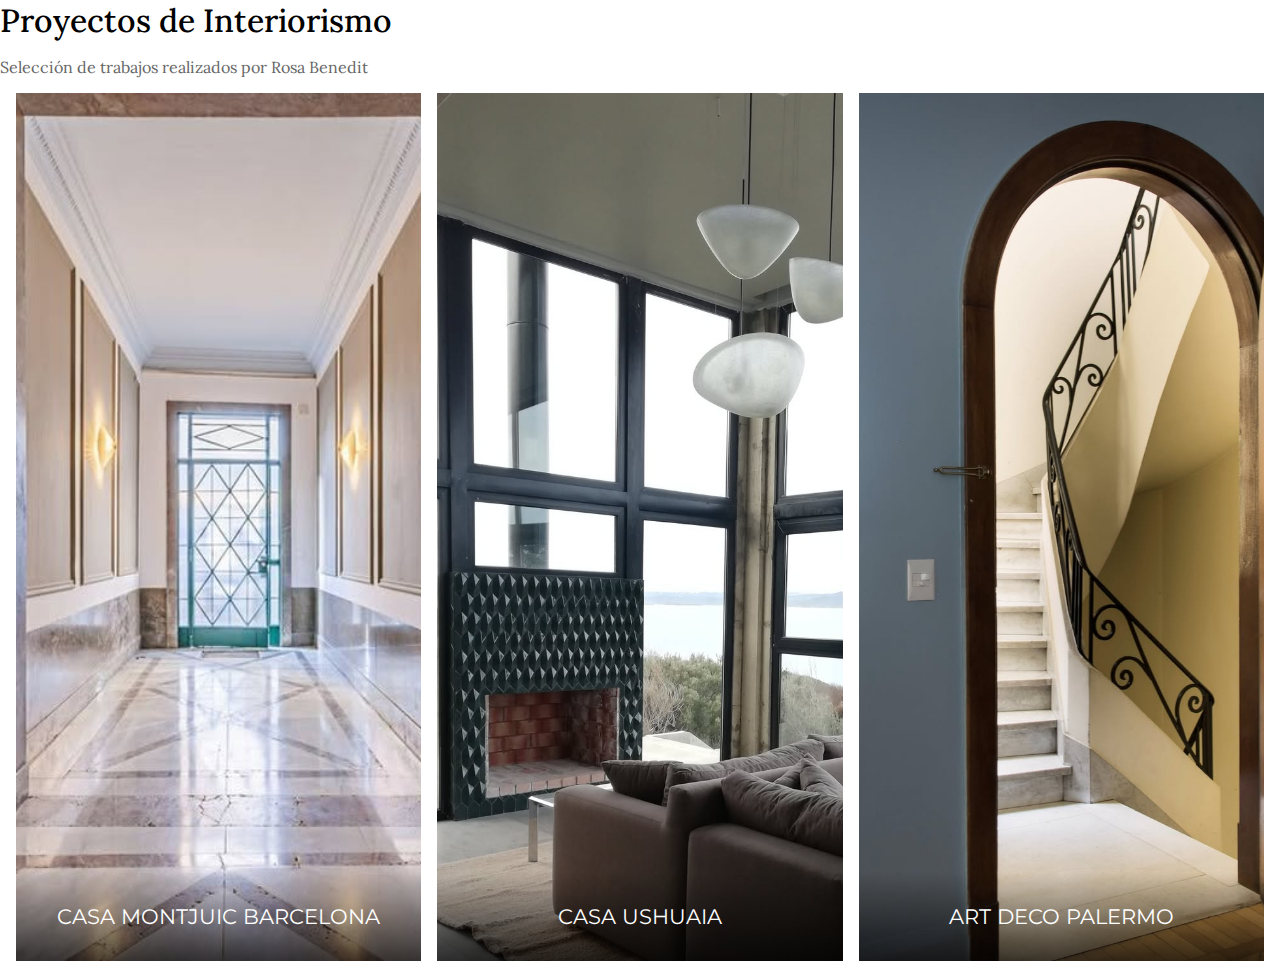
<file: index.html>
<!DOCTYPE html>
<html lang="es">
<head>
  <meta charset="UTF-8" />
  <meta name="viewport" content="width=device-width, initial-scale=1.0" />
  <title>Proyectos - Rosa Benedit</title>
  <!-- Google Fonts: Lora (similar a la tipografía actual de Rosa Benedit) -->
  <link href="https://fonts.googleapis.com/css2?family=Lora:wght@400;500;700&display=swap" rel="stylesheet">
   <link rel="stylesheet" href="style.css">
   <link rel="preconnect" href="https://fonts.googleapis.com">
<link rel="preconnect" href="https://fonts.gstatic.com" crossorigin>
<link href="https://fonts.googleapis.com/css2?family=Montserrat:ital,wght@0,100..900;1,100..900&display=swap" rel="stylesheet">
  
</head>
<body>
  <header>
    <h1>Proyectos de Interiorismo</h1>
    <p>Selección de trabajos realizados por Rosa Benedit</p>
  </header>

<main>
  <section class="projects">
    
    <a href="detalleProyecto1.html" class="project" style="background-image: url('img/Casa Montjuic Barcelona/1.jpg');">
      <div class="project-title">CASA MONTJUIC BARCELONA</div>
    </a>

    <a href="detalleProyecto2.html" class="project" style="background-image: url('img/Casa Ushuaia/1.jpg');">
      <div class="project-title">CASA USHUAIA</div>
    </a>

    <a href="detalleProyecto3.html" class="project" style="background-image: url('img/art Deco Palermo/1.jpg');">
      <div class="project-title">ART DECO PALERMO</div>
    </a>

  </section>
</main>
 
</body>
</html>
</file>
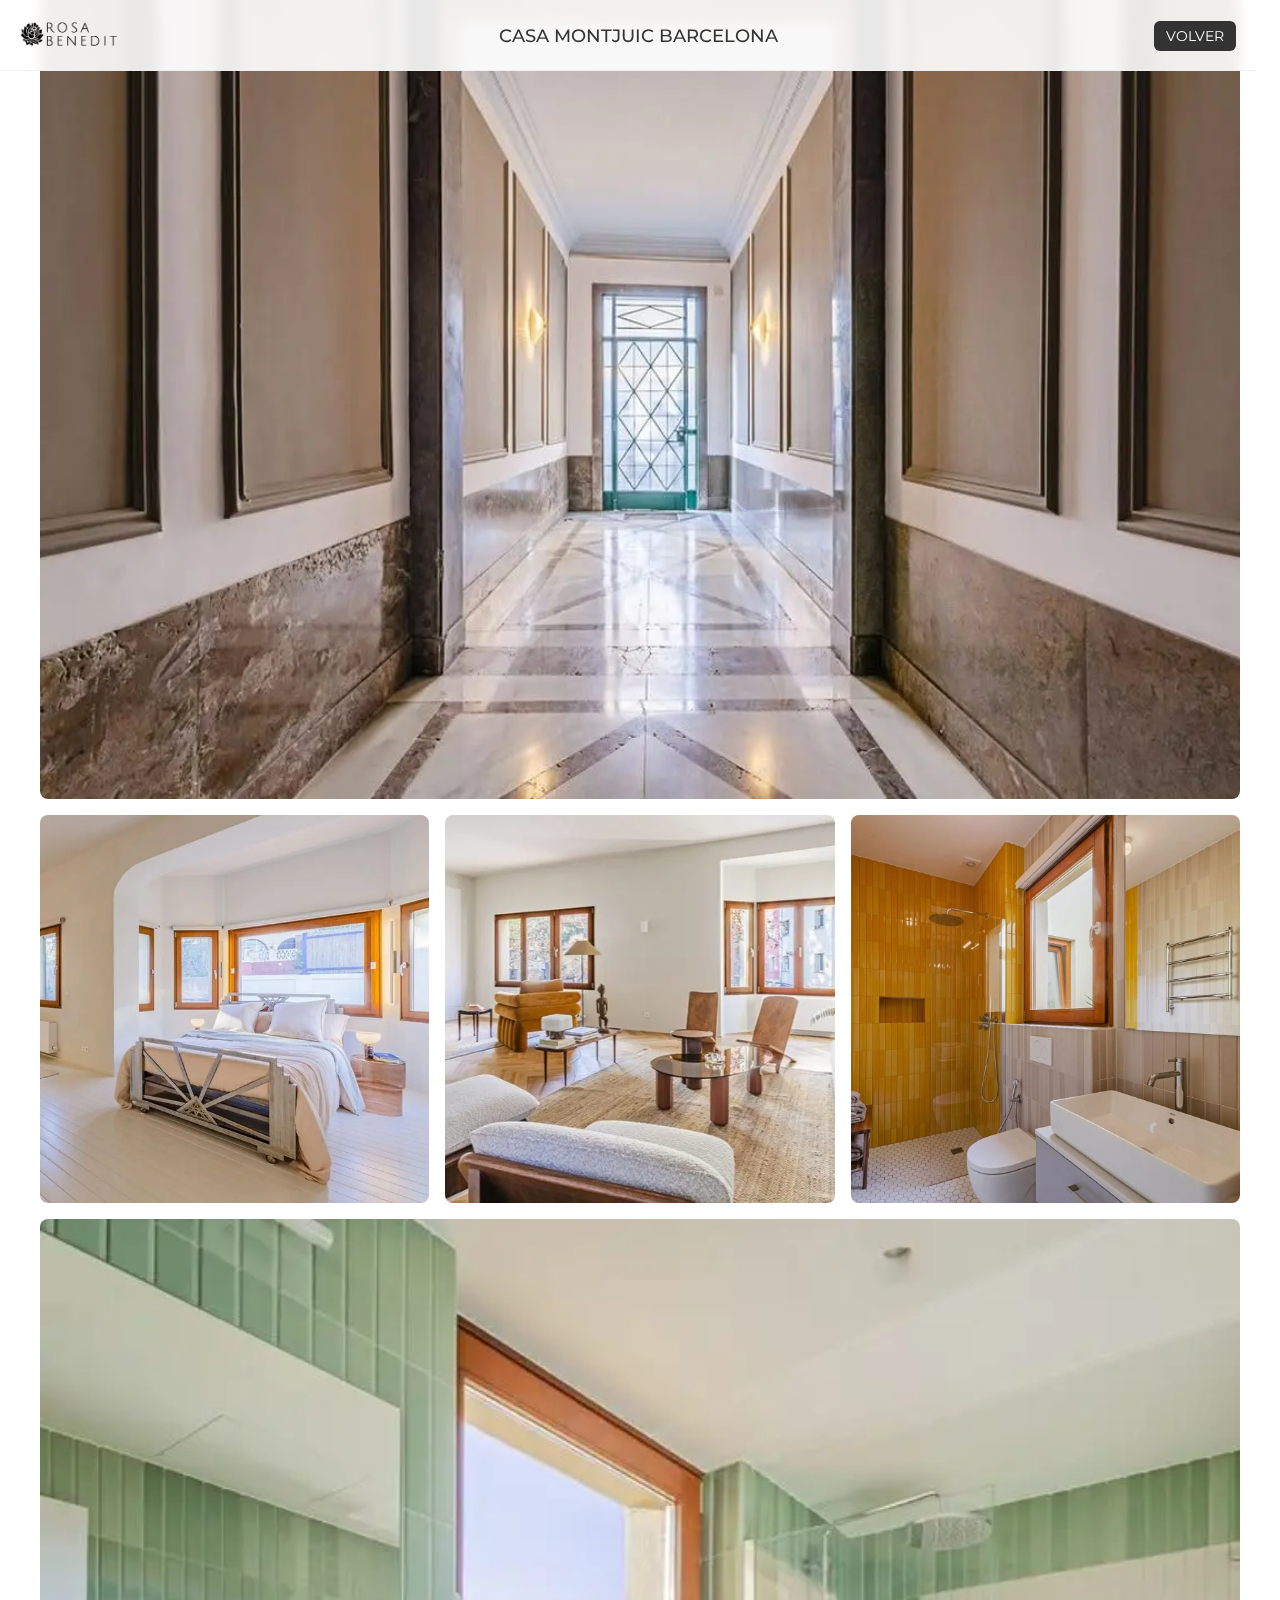
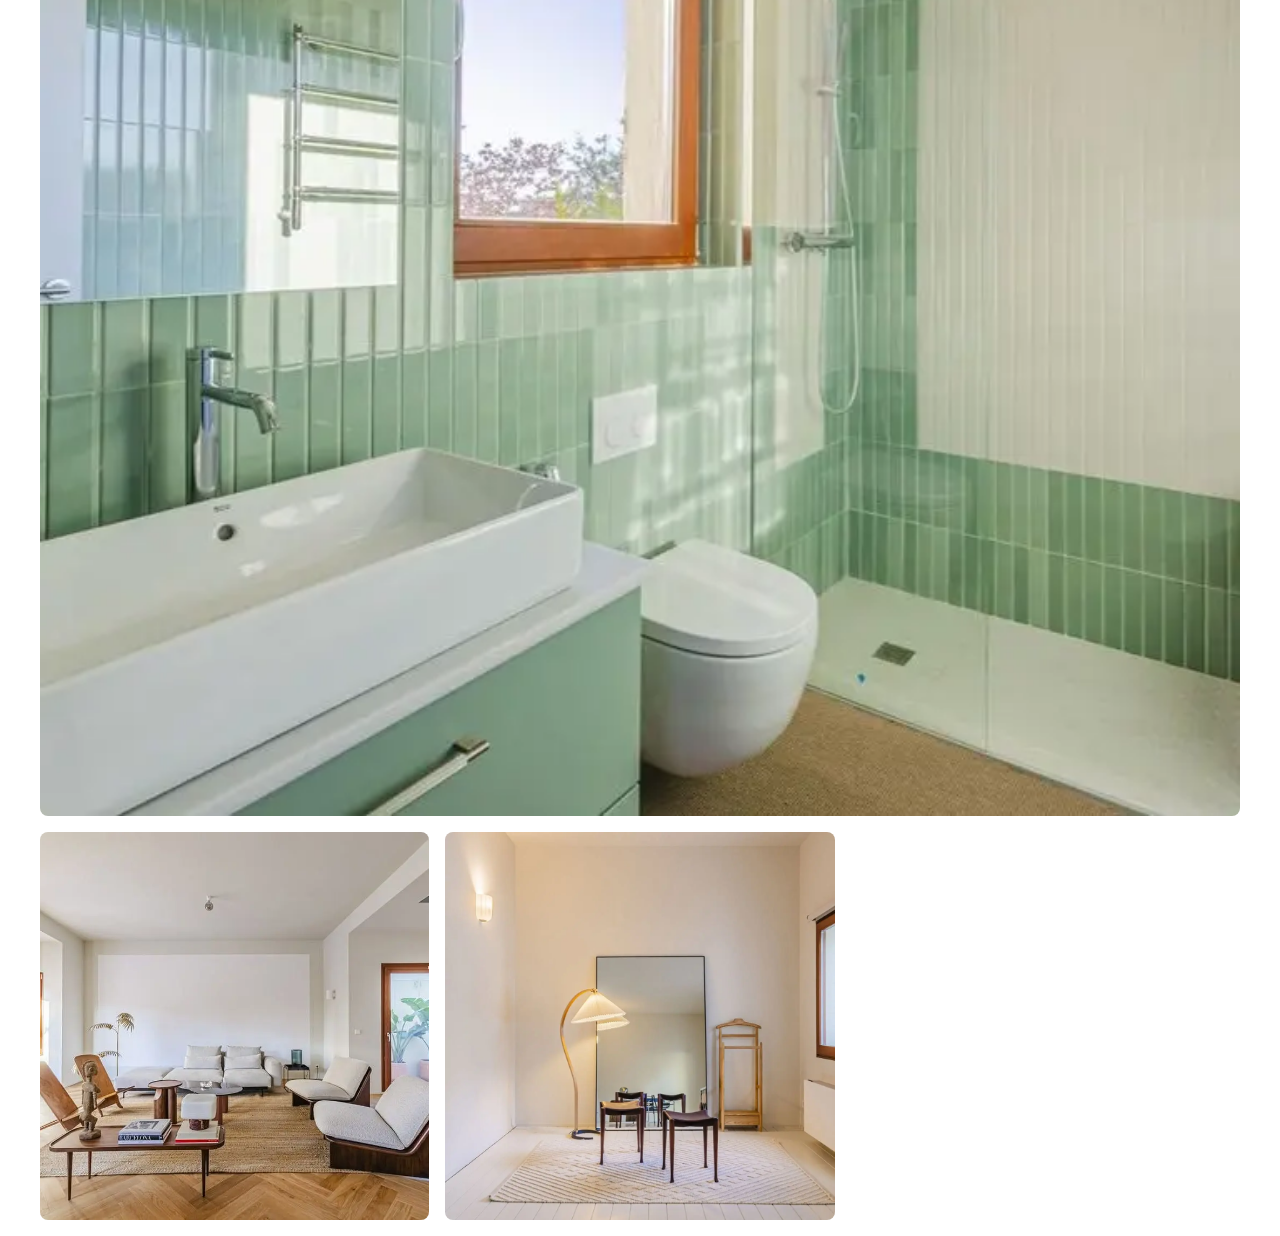
<file: detalleProyecto1.html>
<!DOCTYPE html>
<html lang="es">
<head>
<meta charset="UTF-8">
<meta name="viewport" content="width=device-width, initial-scale=1.0">
<title>Proyecto Detalle - CASA MONTJUIC BARCELONA</title>
<link href="https://fonts.googleapis.com/css2?family=Lora:wght@400;500;700&display=swap" rel="stylesheet">
 <link rel="preconnect" href="https://fonts.googleapis.com">
<link rel="preconnect" href="https://fonts.gstatic.com" crossorigin>
<link href="https://fonts.googleapis.com/css2?family=Montserrat:ital,wght@0,100..900;1,100..900&display=swap" rel="stylesheet">
 
<style>
  body {
    margin: 0;
    font-family: 'Montserrat', serif;
    background: #fff;
  }
.header {
  position: fixed;
  top: 0;
  left: 0;
  width: 95%;
  height: 70px;
  padding: 0 20px; /* margen lateral general */
  display: flex;
  align-items: center;
  justify-content: space-between; /* logo izq, título centro, botón der */
  background: rgba(255, 255, 255, 0.9);
  backdrop-filter: blur(6px);
  border-bottom: 1px solid #eee;
  z-index: 1000;
  font-family: 'Montserrat', sans-serif;
}

.logo img {
  height: 45px;
  width: auto;
}

.titulo {
  flex: 1;
  text-align: center;
  font-size: 1.1rem;
  font-weight: 500;
  color: #333;
}

.btn-volver {
  padding: 6px 12px;
  background: #333;
  color: #fff;
  text-decoration: none;
  border-radius: 6px;
  font-size: 0.9rem;
  transition: background 0.3s;
}

/* hover */
.btn-volver:hover {
  background: #555;
}

/* 🔹 Mobile ajustes */
@media (max-width: 768px) {
  .titulo {
    font-size: 0.9rem;
  }

  .btn-volver {
    font-size: 0.75rem;
    padding: 4px 8px;
  }

  .logo img {
    height: 40px;
  }
}



  .container {
    max-width: 1200px;
    margin: 0 auto; /* centrado */
    padding: 0 16px; /* margen lateral igual al portfolio */
  }

  .large-img {
    width: 100%;
    margin-bottom: 16px;
  }

  .large-img img {
    width: 100%;
    height: auto;
    display: block;
    border-radius: 8px;
  }

  .row {
    display: flex;
    flex-wrap: wrap;
    gap: 16px;
    margin-bottom: 16px;
  }

  .row img {
    width: 100%;
    border-radius: 8px;
    object-fit: cover;
  }

  /* Desktop: 3 imágenes por fila */
  @media (min-width: 1024px) {
    .row img {
      width: calc((100% - 32px) / 3); /* 3 imágenes con gap 16px cada una */
    }
  }
</style>
</head>
<body>
 <header class="header">
  <div class="logo">
    <img src="img/rosa-logo-web5-SIN-BAJADA.png" alt="Rosa Benedit">
  </div>
  <div class="titulo">CASA MONTJUIC BARCELONA</div>
  <div class="volver">
    <a href="index.html" class="btn-volver">VOLVER</a>
  </div>
</header>

  <div class="container">
    <!-- Imagen grande -->
    <div class="large-img">
      <img src="img/Casa Montjuic Barcelona/1.webp" alt="Proyecto grande 1">
    </div>

    <!-- Tres imágenes -->
    <div class="row">
      <img src="img/Casa Montjuic Barcelona/2.webp" alt="Proyecto mini 1">
      <img src="img/Casa Montjuic Barcelona/3.webp" alt="Proyecto mini 2">
      <img src="img/Casa Montjuic Barcelona/4.webp" alt="Proyecto mini 3">
    </div>

    <!-- Repetir alternando -->
    <div class="large-img">
      <img src="img/Casa Montjuic Barcelona/5.webp" alt="Proyecto grande 2">
    </div>

    <div class="row">
      <img src="img/Casa Montjuic Barcelona/6.webp" alt="Proyecto mini 4">
      <img src="img/Casa Montjuic Barcelona/7.webp" alt="Proyecto mini 5">
      <!-- <img src="img/art Deco Palermo/mini6.webp" alt="Proyecto mini 6"> -->
    </div>

    <!-- Y así sucesivamente -->
  </div>
  
</body>
</html>
</file>
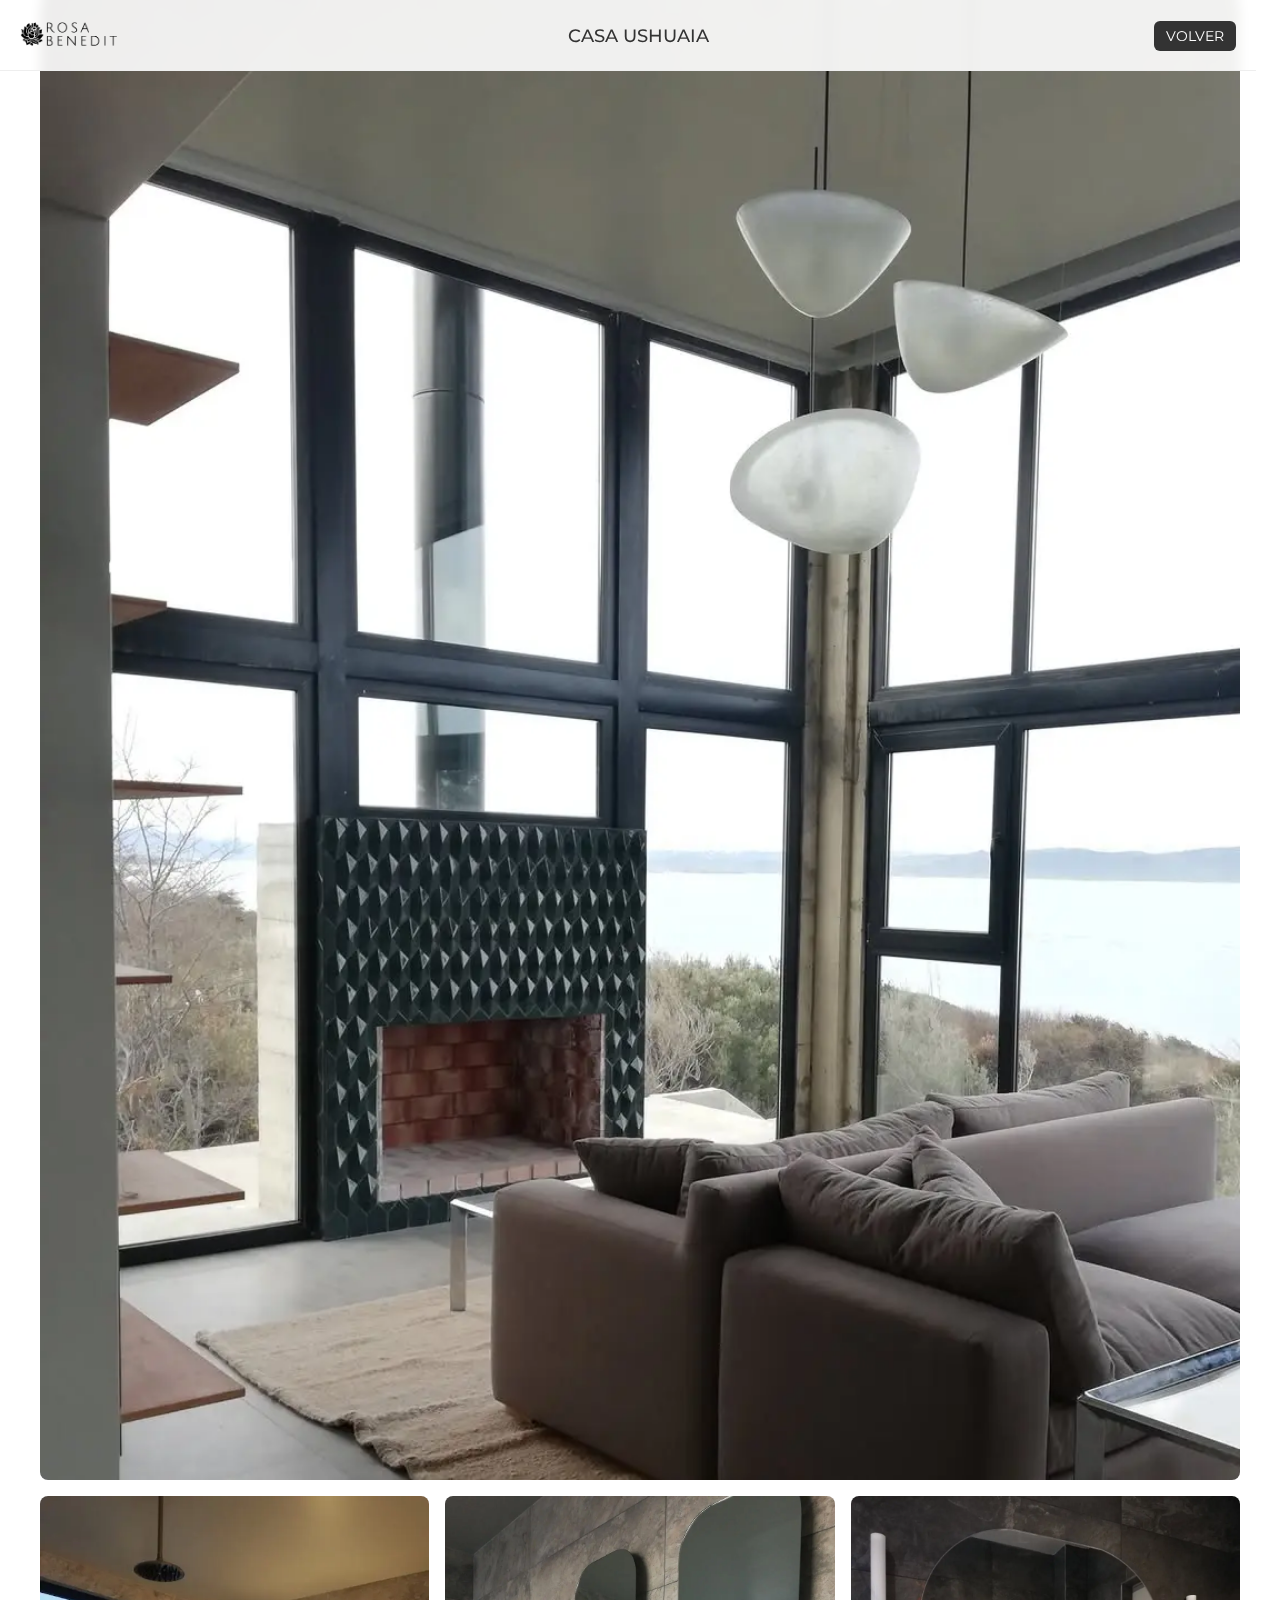
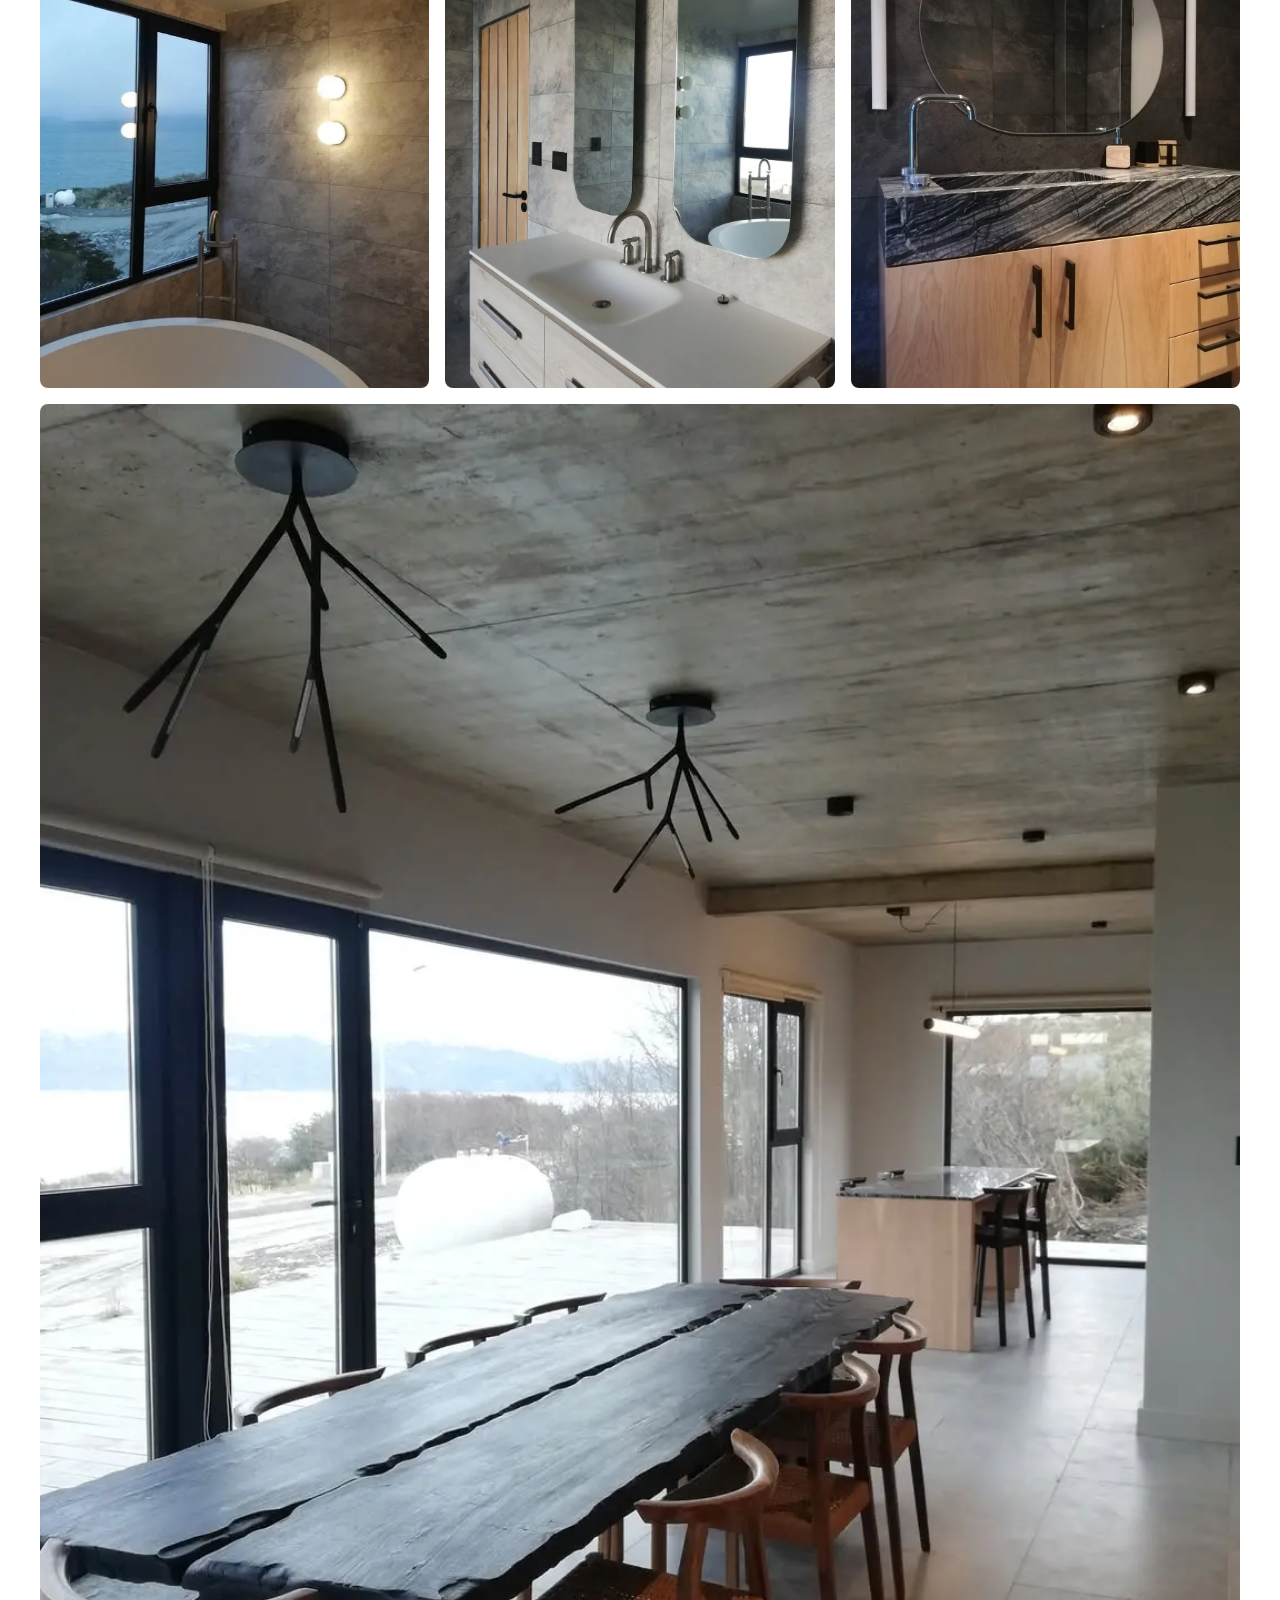
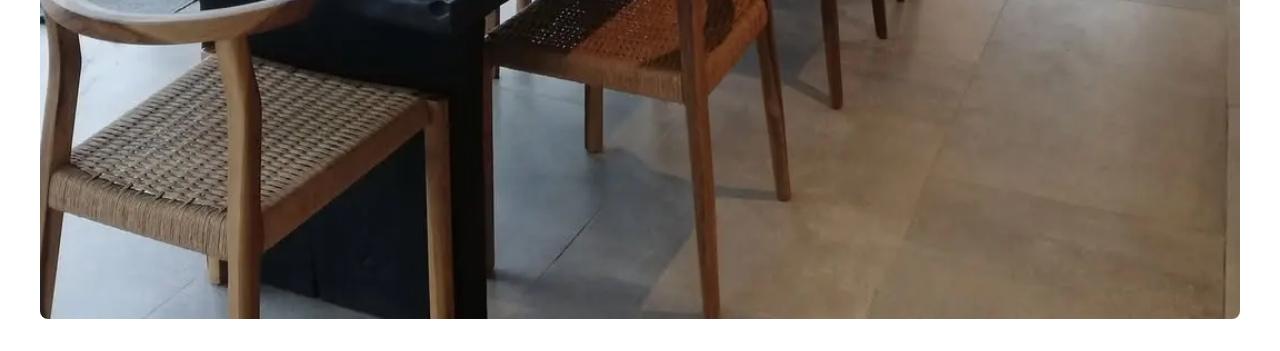
<file: detalleProyecto2.html>
<!DOCTYPE html>
<html lang="es">
<head>
<meta charset="UTF-8">
<meta name="viewport" content="width=device-width, initial-scale=1.0">
<title>Proyecto Detalle - CASA MONTJUIC BARCELONA</title>
<link href="https://fonts.googleapis.com/css2?family=Lora:wght@400;500;700&display=swap" rel="stylesheet">
 <link rel="preconnect" href="https://fonts.googleapis.com">
<link rel="preconnect" href="https://fonts.gstatic.com" crossorigin>
<link href="https://fonts.googleapis.com/css2?family=Montserrat:ital,wght@0,100..900;1,100..900&display=swap" rel="stylesheet">

<style>
  body {
    margin: 0;
    font-family: 'Montserrat', serif;
    background: #fff;
  }
.header {
  position: fixed;
  top: 0;
  left: 0;
  width: 95%;
  height: 70px;
  padding: 0 20px; /* margen lateral general */
  display: flex;
  align-items: center;
  justify-content: space-between; /* logo izq, título centro, botón der */
  background: rgba(255, 255, 255, 0.9);
  backdrop-filter: blur(6px);
  border-bottom: 1px solid #eee;
  z-index: 1000;
  font-family: 'Montserrat', sans-serif;
}

.logo img {
  height: 45px;
  width: auto;
}

.titulo {
  flex: 1;
  text-align: center;
  font-size: 1.1rem;
  font-weight: 500;
  color: #333;
}

.btn-volver {
  padding: 6px 12px;
  background: #333;
  color: #fff;
  text-decoration: none;
  border-radius: 6px;
  font-size: 0.9rem;
  transition: background 0.3s;
}

/* hover */
.btn-volver:hover {
  background: #555;
}

/* 🔹 Mobile ajustes */
@media (max-width: 768px) {
  .titulo {
    font-size: 0.9rem;
  }

  .btn-volver {
    font-size: 0.75rem;
    padding: 4px 8px;
  }

  .logo img {
    height: 40px;
  }
}



  .container {
    max-width: 1200px;
    margin: 0 auto; /* centrado */
    padding: 0 16px; /* margen lateral igual al portfolio */
  }

  .large-img {
    width: 100%;
    margin-bottom: 16px;
  }

  .large-img img {
    width: 100%;
    height: auto;
    display: block;
    border-radius: 8px;
  }

  .row {
    display: flex;
    flex-wrap: wrap;
    gap: 16px;
    margin-bottom: 16px;
  }

  .row img {
    width: 100%;
    border-radius: 8px;
    object-fit: cover;
  }

  /* Desktop: 3 imágenes por fila */
  @media (min-width: 1024px) {
    .row img {
      width: calc((100% - 32px) / 3); /* 3 imágenes con gap 16px cada una */
    }
  }
</style>

</head>

<body>
<header class="header">
  <div class="logo">
    <img src="img/rosa-logo-web5-SIN-BAJADA.png" alt="Rosa Benedit">
  </div>
  <div class="titulo">CASA USHUAIA</div>
  <div class="volver">
    <a href="index.html" class="btn-volver">VOLVER</a>
  </div>
</header>


  <div class="container">
    <!-- Imagen grande -->
    <div class="large-img">
      <img src="img/Casa Ushuaia/1.webp" alt="Proyecto grande 1">
    </div>

    <!-- Tres imágenes -->
    <div class="row">
      <img src="img/Casa Ushuaia/2.webp" alt="Proyecto mini 1">
      <img src="img/Casa Ushuaia/3.webp" alt="Proyecto mini 2">
      <img src="img/Casa Ushuaia/4.webp" alt="Proyecto mini 3">
    </div>

    <!-- Repetir alternando -->
    <div class="large-img">
      <img src="img/Casa Ushuaia/5.webp" alt="Proyecto grande 2">
    </div>

    <div class="row">
      <!-- <img src="img/Casa Montjuic Barcelona/6.webp" alt="Proyecto mini 4">
      <img src="img/Casa Montjuic Barcelona/7.webp" alt="Proyecto mini 5"> -->
      <!-- <img src="img/art Deco Palermo/mini6.webp" alt="Proyecto mini 6"> -->
    </div>

    <!-- Y así sucesivamente -->
  </div>
  
</body>
</html>
</file>
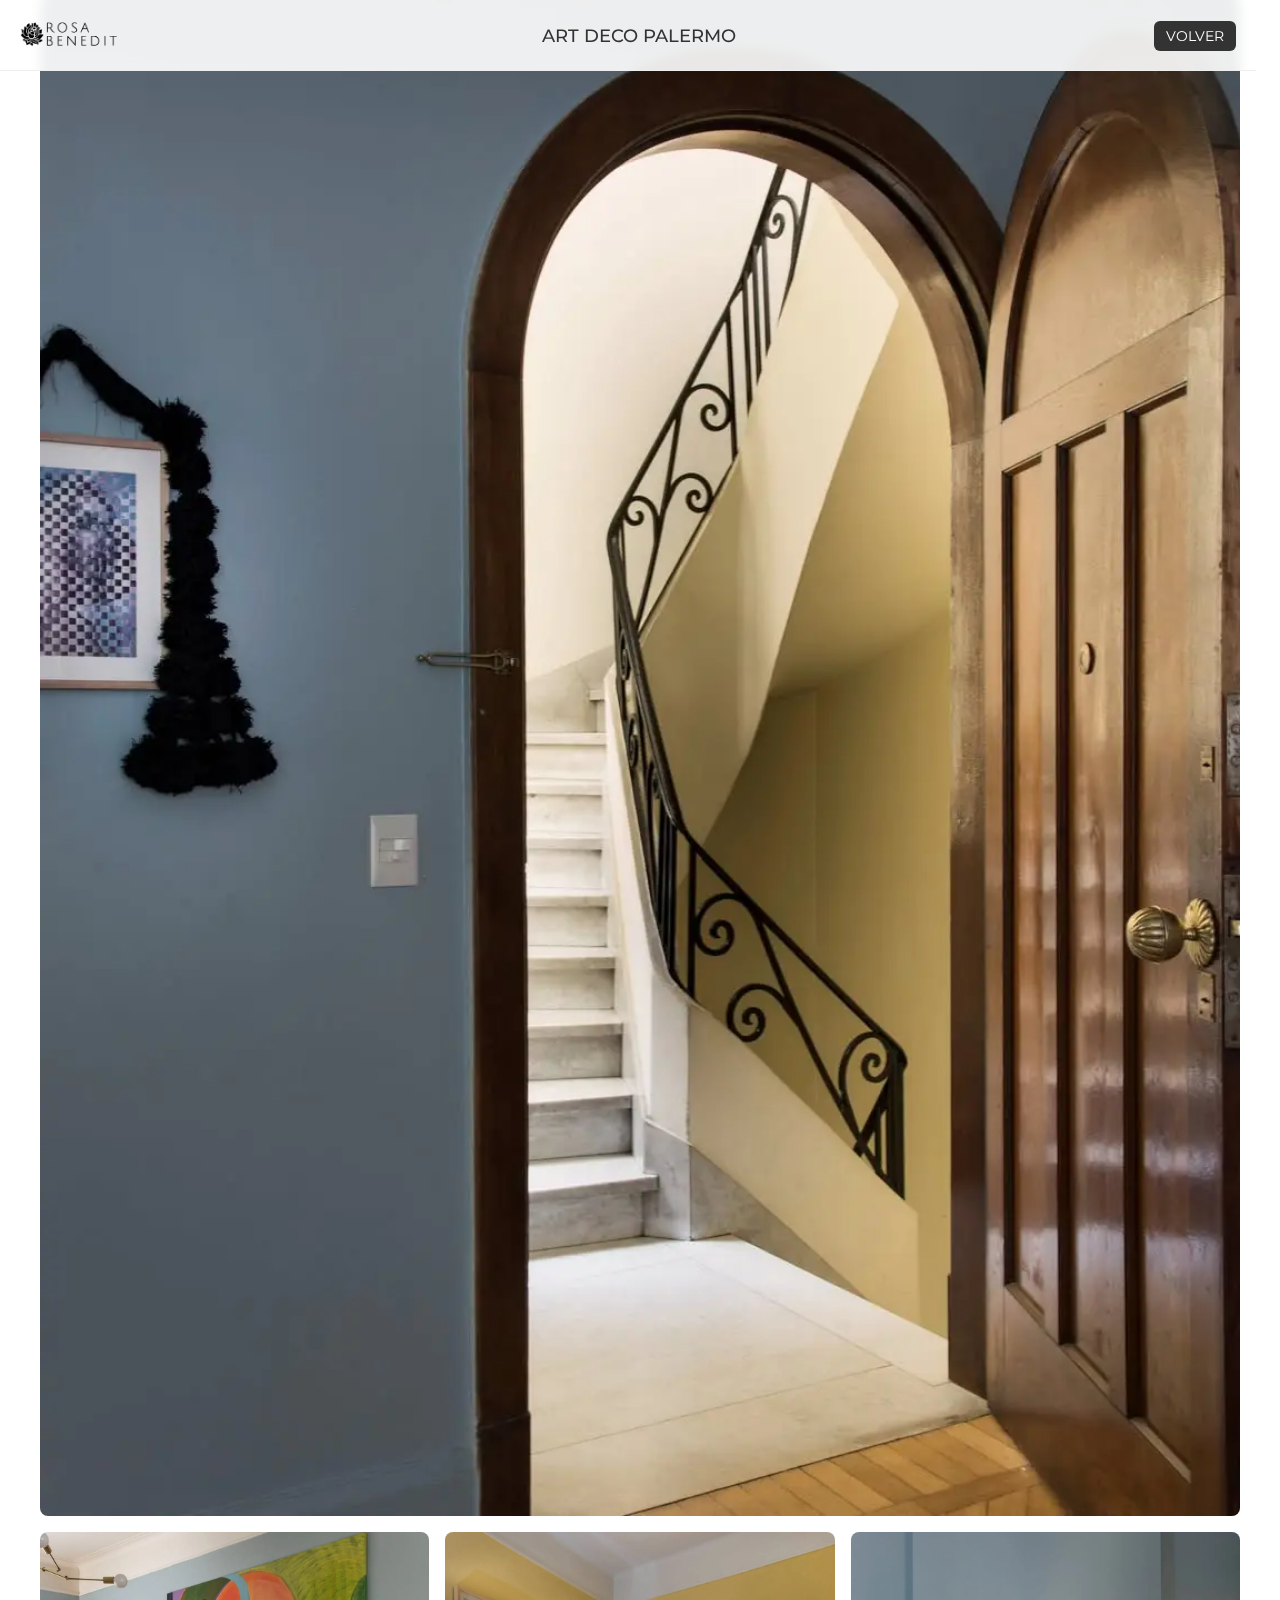
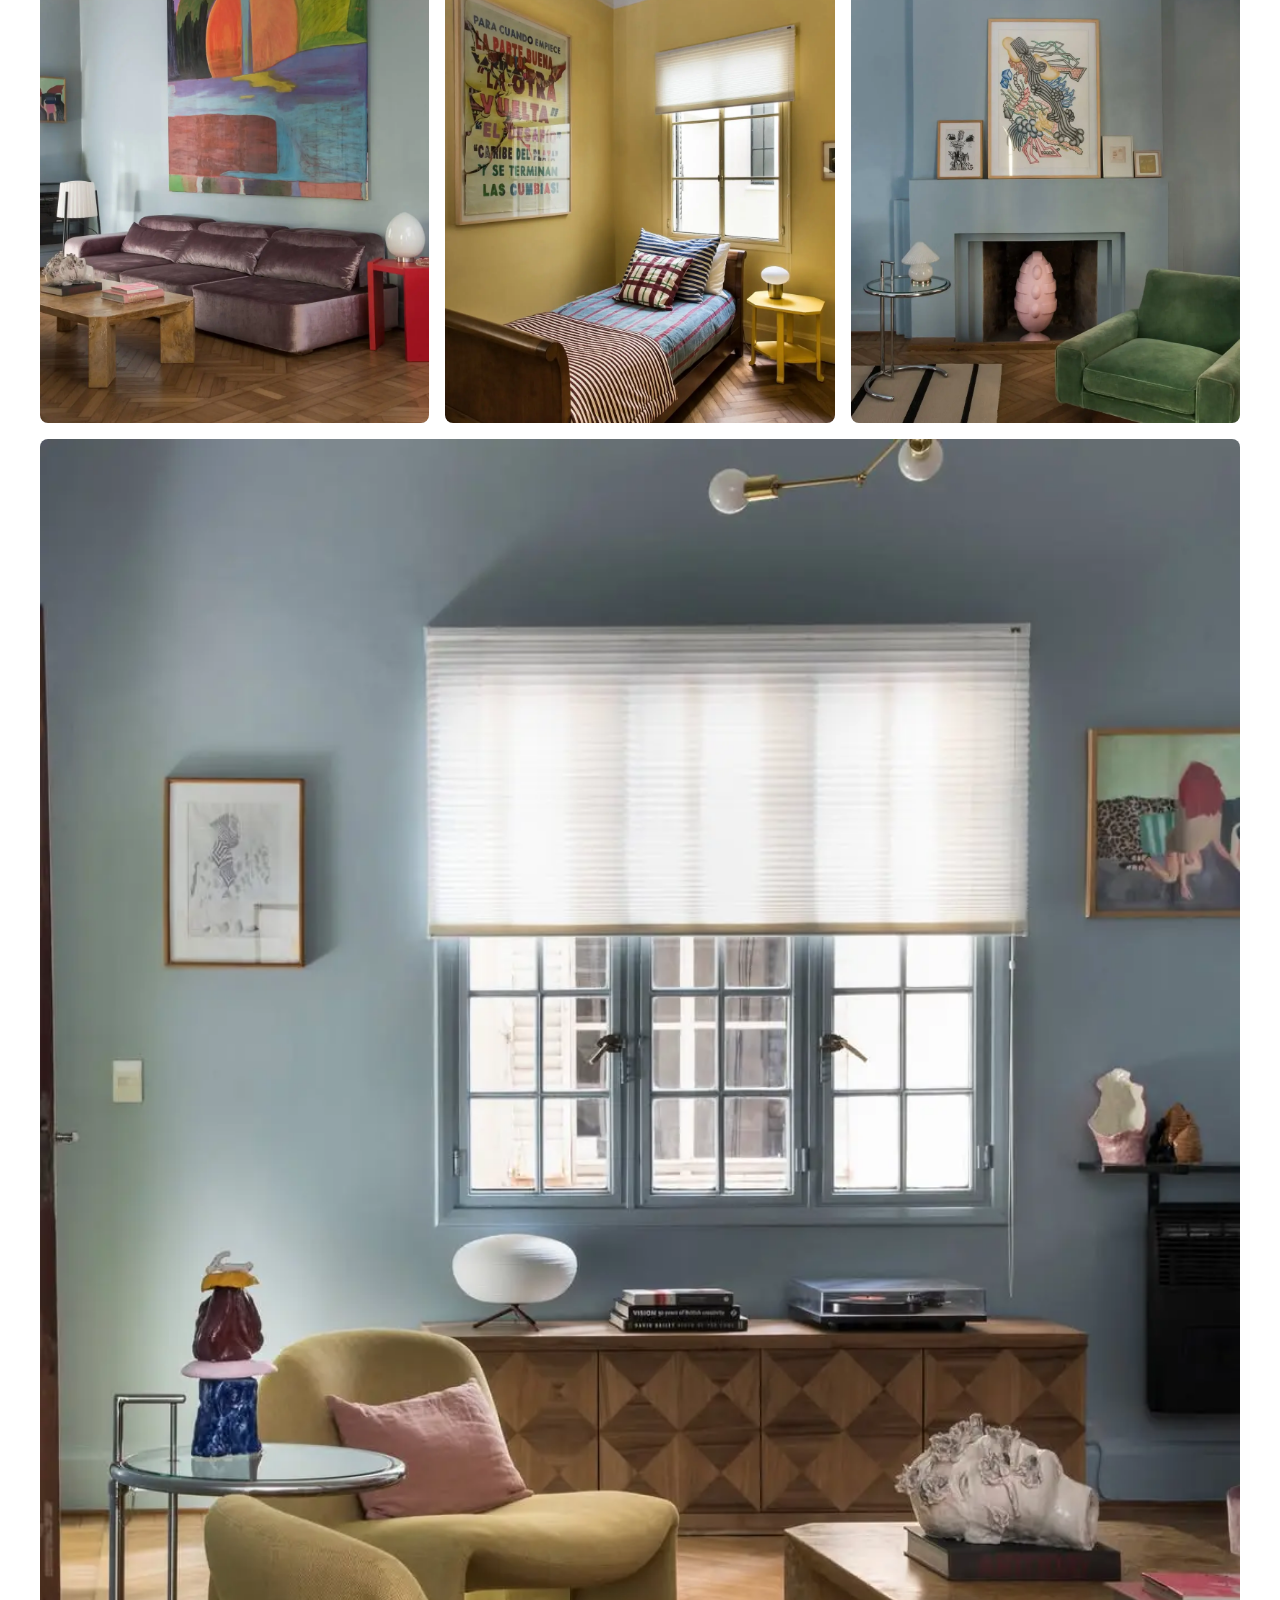
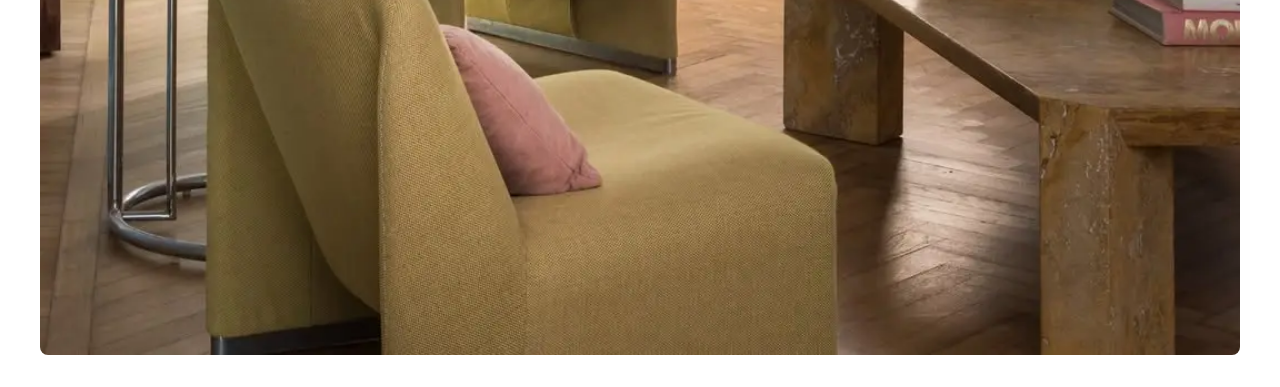
<file: detalleProyecto3.html>
<!DOCTYPE html>
<html lang="es">
<head>
<meta charset="UTF-8">
<meta name="viewport" content="width=device-width, initial-scale=1.0">
<title>Proyecto Detalle - art Deco Palermo</title>
<link href="https://fonts.googleapis.com/css2?family=Lora:wght@400;500;700&display=swap" rel="stylesheet">
 <link rel="preconnect" href="https://fonts.googleapis.com">
<link rel="preconnect" href="https://fonts.gstatic.com" crossorigin>
<link href="https://fonts.googleapis.com/css2?family=Montserrat:ital,wght@0,100..900;1,100..900&display=swap" rel="stylesheet">
 
<style>
  body {
    margin: 0;
    font-family: 'Montserrat', serif;
    background: #fff;
  }
.header {
  position: fixed;
  top: 0;
  left: 0;
  width: 95%;
  height: 70px;
  padding: 0 20px; /* margen lateral general */
  display: flex;
  align-items: center;
  justify-content: space-between; /* logo izq, título centro, botón der */
  background: rgba(255, 255, 255, 0.9);
  backdrop-filter: blur(6px);
  border-bottom: 1px solid #eee;
  z-index: 1000;
  font-family: 'Montserrat', sans-serif;
}

.logo img {
  height: 45px;
  width: auto;
}

.titulo {
  flex: 1;
  text-align: center;
  font-size: 1.1rem;
  font-weight: 500;
  color: #333;
}

.btn-volver {
  padding: 6px 12px;
  background: #333;
  color: #fff;
  text-decoration: none;
  border-radius: 6px;
  font-size: 0.9rem;
  transition: background 0.3s;
}

/* hover */
.btn-volver:hover {
  background: #555;
}

/* 🔹 Mobile ajustes */
@media (max-width: 768px) {
  .titulo {
    font-size: 0.9rem;
  }

  .btn-volver {
    font-size: 0.75rem;
    padding: 4px 8px;
  }

  .logo img {
    height: 40px;
  }
}



  .container {
    max-width: 1200px;
    margin: 0 auto; /* centrado */
    padding: 0 16px; /* margen lateral igual al portfolio */
  }

  .large-img {
    width: 100%;
    margin-bottom: 16px;
  }

  .large-img img {
    width: 100%;
    height: auto;
    display: block;
    border-radius: 8px;
  }

  .row {
    display: flex;
    flex-wrap: wrap;
    gap: 16px;
    margin-bottom: 16px;
  }

  .row img {
    width: 100%;
    border-radius: 8px;
    object-fit: cover;
  }

  /* Desktop: 3 imágenes por fila */
  @media (min-width: 1024px) {
    .row img {
      width: calc((100% - 32px) / 3); /* 3 imágenes con gap 16px cada una */
    }
  }
</style>
</head>
<body>
 <header class="header">
  <div class="logo">
    <img src="img/rosa-logo-web5-SIN-BAJADA.png" alt="Rosa Benedit">
  </div>
  <div class="titulo">ART DECO PALERMO</div>
  <div class="volver">
    <a href="index.html" class="btn-volver">VOLVER</a>
  </div>
</header>

  <div class="container">
    <!-- Imagen grande -->
    <div class="large-img">
      <img src="img/art Deco Palermo/1.webp" alt="Proyecto grande 1">
    </div>

    <!-- Tres imágenes -->
    <div class="row">
      <img src="img/art Deco Palermo/2.webp" alt="Proyecto mini 1">
      <img src="img/art Deco Palermo/3.webp" alt="Proyecto mini 2">
      <img src="img/art Deco Palermo/4.webp" alt="Proyecto mini 3">
    </div>

    <!-- Repetir alternando -->
    <div class="large-img">
      <img src="img/art Deco Palermo/5.webp" alt="Proyecto grande 2">
    </div>

    <div class="row">
      <!-- <img src="img/art Deco Palermo/6.webp" alt="Proyecto mini 4">
      <img src="img/art Deco Palermo/7.webp" alt="Proyecto mini 5"> -->
      <!-- <img src="img/art Deco Palermo/mini6.webp" alt="Proyecto mini 6"> -->
    </div>

    <!-- Y así sucesivamente -->
  </div>
  
</body>
</html>
</file>
<file: style.css>
body, html {
  margin: 0;
  padding: 0;
  height: 100%;
  font-family: 'Lora', serif;
}

/* Mobile por defecto */
.projects {
  display: flex;
  flex-direction: column; /* 1 por fila */
  margin: 0 16px; /* margen lateral */
  gap: 16px; /* espacio entre proyectos */
}

.project {
   text-decoration: none;
  height: calc(100vh - 32px); /* altura de pantalla menos margen superior e inferior */
  background-size: cover;
  background-position: center;
  background-repeat: no-repeat;
  position: relative;
  display: flex;
  justify-content: center;
  align-items: flex-end;
  /* border-radius: 8px; */
  overflow: hidden;
   cursor: pointer; 
}

/* Título */
.project-title {
 
  font-family: "Montserrat", sans-serif;;
  width: 100%;
  padding: 2rem;
  background: linear-gradient(transparent, rgba(0,0,0,0.7));
  color: #fff;
  font-size: 1.5rem;
  text-align: center;
}

/* Escritorio: 3 columnas */
@media (min-width: 1024px) {
  .projects {
    flex-direction: row;
    gap: 16px;
    margin: 0 16px;
  }

  .project {
    height: calc(100vh - 32px);
    flex: 1; /* ocupa 1/3 del ancho */
  }

  .project-title {
    font-size: 1.3rem;
  }

}
 /* Header fijo */
.header {
  position: fixed;
  top: 0;
  left: 0;
  width: 95%;
  height: 80px;
  padding: 0 40px;
  display: flex;
  align-items: center;
  background: rgba(255, 255, 255, 0.9);
  backdrop-filter: blur(6px);
  z-index: 1000;
  border-bottom: 1px solid #eee;
}

.logo img {
  height: 55px;
  width: auto;
}

/* Menú en desktop */
.nav {
  margin-left: auto;
  margin-right: 5%;
}

.nav ul {
  display: flex;
  gap: 35px;
  list-style: none;
  margin: 0;
  padding: 0;
}

.nav a {
  text-decoration: none;
  font-family: 'Montserrat', serif;
  font-size: 0.9rem;
  color: #333;
  transition: color 0.3s;
}

.nav a:hover {
  color: #000;
  font-weight: 500;
}

/* Botón hamburguesa (oculto en escritorio) */
.hamburger {
  display: none;
  font-size: 2rem;
  background: none;
  border: none;
  cursor: pointer;
  margin-left: auto;
  margin-right: 5%;
}

/* 🔹 Mobile */
@media (max-width: 768px) {
  .nav {
    display: none; /* oculto por defecto */
    position: absolute;
    top: 80px;
    left: 0;
    width: 100%;
    background: rgba(255, 255, 255, 0.95);
    border-top: 1px solid #eee;
  }

  .nav ul {
    flex-direction: column;
    gap: 15px;
    padding: 20px;
  }

  .nav a {
    font-size: 1rem;
  }

  .hamburger {
    display: block; /* aparece en mobile */
  }

  /* Menú activo */
  .nav.active {
    display: block;
  }
}

    h1 {
      font-weight: 500;
      font-size: 2rem;
      margin: 0;
    }
    p {
      font-size: 1rem;
      color: #666;
    }
    .grid {
      display: grid;
      grid-template-columns: repeat(auto-fit, minmax(300px, 1fr));
      gap: 1rem;
      padding: 2rem;
      max-width: 1200px;
      margin: auto;
    }
    .card {
      position: relative;
      overflow: hidden;
      cursor: pointer;
    }
    .card img {
      width: 100%;
      height: auto;
      display: block;
      transition: transform 0.3s ease;
    }
    .card:hover img {
      transform: scale(1.05);
    }
    .card-title {
      position: absolute;
      bottom: 0;
      left: 0;
      right: 0;
      background: rgba(0,0,0,0.5);
      color: #fff;
      padding: 0.5rem 1rem;
      font-size: 1rem;
      font-weight: 400;
    }

    /* Lightbox */
    .lightbox {
      display: none;
      position: fixed;
      z-index: 999;
      top: 0;
      left: 0;
      width: 100%;
      height: 100%;
      background: rgba(0,0,0,0.9);
      justify-content: center;
      align-items: center;
    }
    .lightbox img {
      max-width: 90%;
      max-height: 80%;
    }
    .lightbox:target {
      display: flex;
    }
    .close {
      position: absolute;
      top: 20px;
      right: 30px;
      color: #fff;
      font-size: 2rem;
      text-decoration: none;
    }
    .grid {
  display: grid;
  grid-template-columns: 1fr; /* por defecto en mobile: uno por fila */
}

.card {
  position: relative;
  height: calc(100vh - 100px); /* ocupa el alto de pantalla menos el header */
  overflow: hidden;
}

.card img {
  width: 100%;
  height: 100%;
  object-fit: cover; /* mantiene proporciones y recorta */
  display: block;
}

.card-title {
  position: absolute;
  bottom: 0;
  left: 0;
  right: 0;
  padding: 1rem;
  color: #fff;
  font-size: 1.5rem;
  background: linear-gradient(to top, rgba(0,0,0,0.6), transparent);
}

/* En escritorio: 3 columnas */
@media (min-width: 1024px) {
  .grid {
    grid-template-columns: repeat(3, 1fr);
  }

  .card {
    height: calc((100vh - 100px) / 1.1); /* altura más baja para que quepan en pantalla */
  }

  .card-title {
    font-size: 1rem; /* texto más chico para varias columnas */
  }
}
</file>
